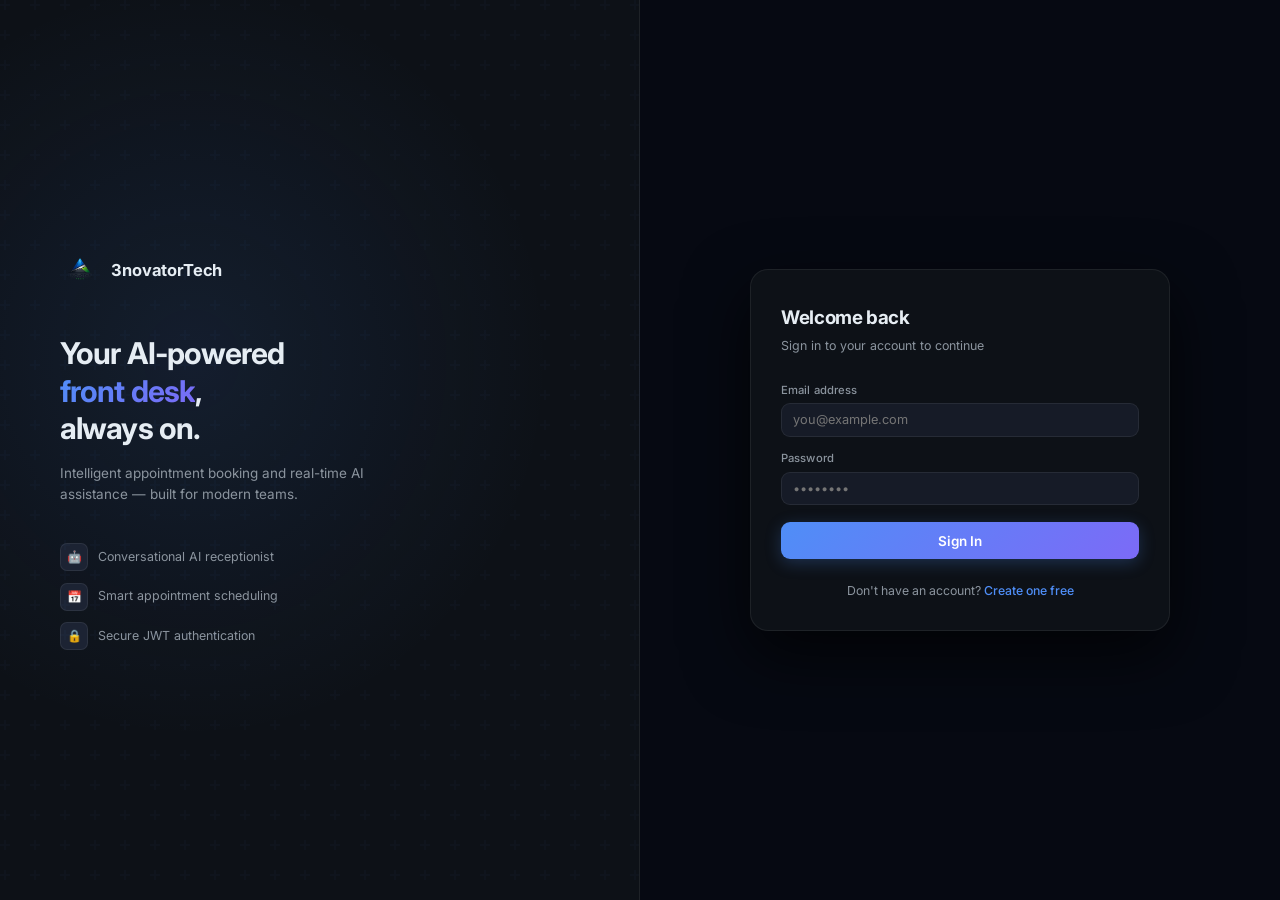
<file: index.html>
<!DOCTYPE html>
<html lang="en">
  <head>
    <meta charset="UTF-8" />
    <title>3novatorTech — AI Receptionist</title>
    <meta name="viewport" content="width=device-width, initial-scale=1" />
    <link rel="icon" type="image/png" href="logo.png" />
    <link rel="stylesheet" href="style.css" />
  </head>
  <body>
    <div class="app-shell">

      <!-- ── Header ─────────────────────────────────────────────────── -->
      <header class="app-header">
        <div class="brand">
          <img src="logo.png" alt="3novatorTech" class="brand-logo-img" />
          <span class="brand-title">3novatorTech</span>
          <span class="brand-badge">AI Live</span>
        </div>
        <div class="header-actions">
          <div class="user-pill">
            <div class="user-avatar" id="user-avatar-initials">?</div>
            <span id="user-display-name" class="user-display-name"></span>
          </div>
          <button class="logout-btn" onclick="logout()">Sign Out</button>
        </div>
      </header>

      <!-- ── Main ───────────────────────────────────────────────────── -->
      <main class="app-main">

        <!-- Chat -->
        <section class="panel panel-chat">
          <div class="panel-header">
            <div class="panel-title">
              <div class="panel-title-icon icon-chat">💬</div>
              AI Receptionist
            </div>
            <div class="status-dot" title="Online"></div>
          </div>
          <div id="chat-window" class="chat-window"></div>
          <div class="chat-input-area">
            <div id="voice-status" class="voice-status">🎙 Listening…</div>
            <form id="chat-form" class="chat-input-row">
              <button type="button" id="mic-btn" class="mic-btn" title="Voice input">
                <svg width="16" height="16" viewBox="0 0 24 24" fill="currentColor">
                  <path d="M12 1a4 4 0 0 1 4 4v7a4 4 0 0 1-8 0V5a4 4 0 0 1 4-4zm-1 17.93V21H9v2h6v-2h-2v-2.07A8 8 0 0 0 20 12h-2a6 6 0 0 1-12 0H4a8 8 0 0 0 7 7.93z"/>
                </svg>
              </button>
              <input
                id="chat-input"
                type="text"
                placeholder="Ask a question or say 'book an appointment'…"
                autocomplete="off"
              />
              <button type="submit" class="send-btn" title="Send">
                <svg width="15" height="15" viewBox="0 0 24 24" fill="none" stroke="currentColor" stroke-width="2.5" stroke-linecap="round" stroke-linejoin="round">
                  <line x1="22" y1="2" x2="11" y2="13"/>
                  <polygon points="22 2 15 22 11 13 2 9 22 2"/>
                </svg>
              </button>
            </form>
          </div>
        </section>

        <!-- Booking + Appointments -->
        <section class="panel panel-booking">
          <div class="panel-header">
            <div class="panel-title">
              <div class="panel-title-icon icon-book">📅</div>
              Book Appointment
            </div>
          </div>

          <div class="panel-body">
            <form id="booking-form" class="booking-form">
              <div class="field">
                <label for="name">Full Name *</label>
                <input id="name" name="name" placeholder="Jane Smith" required />
              </div>
              <div class="field">
                <label for="email">Email</label>
                <input id="email" name="email" type="email" placeholder="jane@example.com" />
              </div>
              <div class="field-row field">
                <div class="field">
                  <label for="date">Date *</label>
                  <input id="date" name="date" type="date" required />
                </div>
                <div class="field">
                  <label for="time">Time *</label>
                  <input id="time" name="time" type="time" required />
                </div>
              </div>
              <div class="field">
                <label for="reason">Reason</label>
                <textarea id="reason" name="reason" placeholder="Brief description…"></textarea>
              </div>
              <button type="submit" class="btn-primary">Save Appointment</button>
              <p id="booking-status" class="status-text"></p>
            </form>

            <div class="section-divider"></div>

            <div class="appointments-box" style="padding:0">
              <div class="appointments-header">
                <h3>
                  <div class="panel-title" style="font-size:0.78rem">
                    <div class="panel-title-icon icon-list" style="width:22px;height:22px;font-size:0.7rem">🗂</div>
                    Recent Appointments
                  </div>
                </h3>
                <button id="refresh-appointments" type="button" class="btn-ghost">↻ Refresh</button>
              </div>
              <ul id="appointments-list" class="appointments-list"></ul>
            </div>
          </div>
        </section>

      </main>

      <!-- ── Footer ─────────────────────────────────────────────────── -->
      <footer class="app-footer">
        <span>Backend: Flask · AI: Groq LLaMA 3.3 · DB: SQLite</span>
        <div class="footer-status">
          <div class="status-dot"></div>
          <span>All systems operational</span>
        </div>
      </footer>

    </div>

    <script src="auth.js"></script>
    <script src="script.js"></script>
  </body>
</html>
</file>
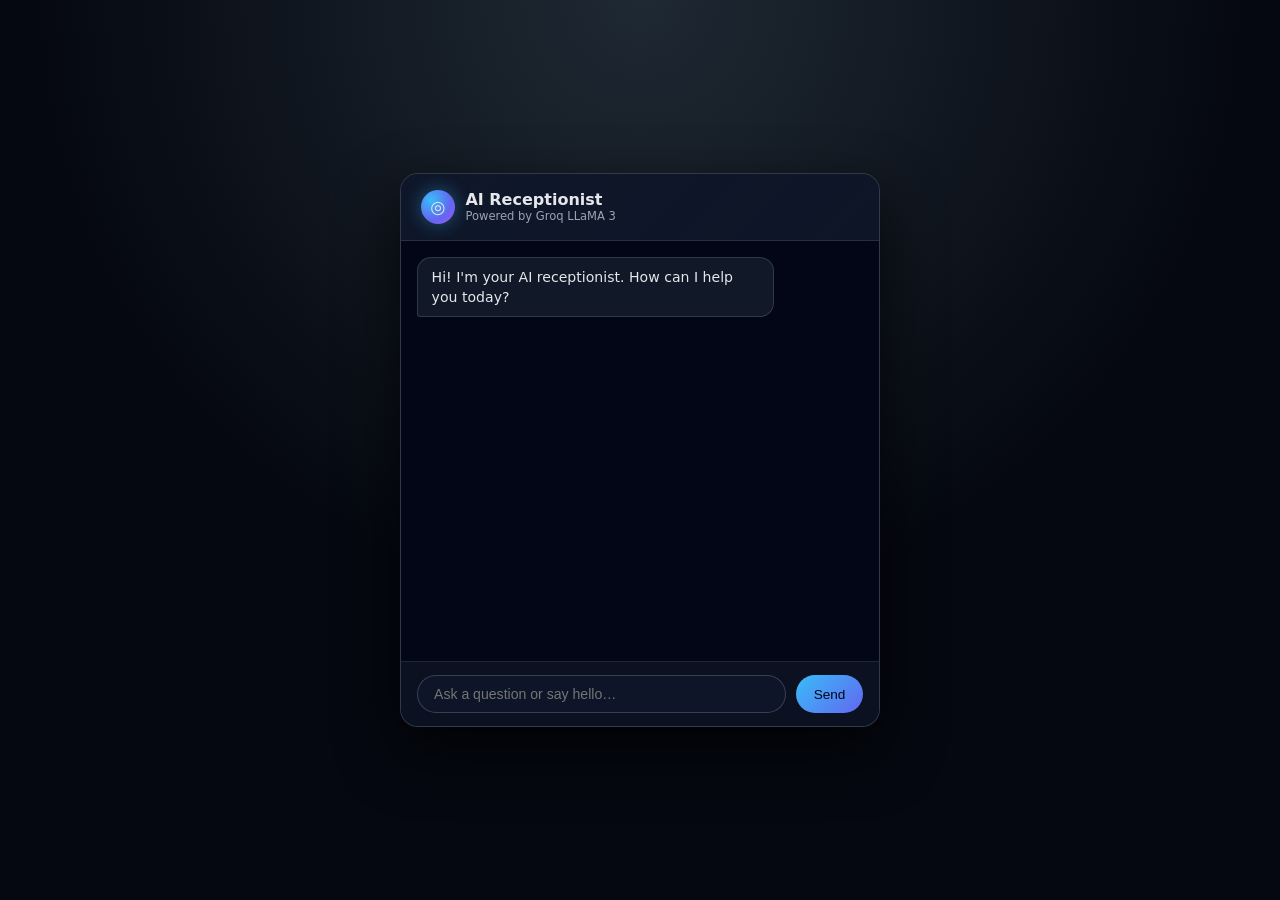
<file: chat.html>
<!DOCTYPE html>
<html lang="en">
  <head>
    <meta charset="UTF-8" />
    <meta name="viewport" content="width=device-width, initial-scale=1" />
    <title>AI Receptionist</title>
    <style>
      *, *::before, *::after { box-sizing: border-box; margin: 0; padding: 0; }

      body {
        min-height: 100vh;
        display: flex;
        align-items: center;
        justify-content: center;
        font-family: system-ui, -apple-system, "Segoe UI", sans-serif;
        background: radial-gradient(circle at top, #1f2933, #050810 55%);
        color: #e5e7eb;
      }

      .chat-container {
        width: min(480px, 95vw);
        display: flex;
        flex-direction: column;
        border-radius: 18px;
        overflow: hidden;
        box-shadow: 0 24px 60px rgba(0, 0, 0, 0.7);
        border: 1px solid rgba(75, 85, 99, 0.6);
        background: #0b1120;
      }

      .chat-header {
        padding: 1rem 1.25rem;
        background: linear-gradient(135deg, rgba(15,23,42,0.95), rgba(15,23,42,0.7));
        border-bottom: 1px solid rgba(75, 85, 99, 0.4);
        display: flex;
        align-items: center;
        gap: 0.65rem;
      }

      .chat-header .avatar {
        width: 34px;
        height: 34px;
        border-radius: 50%;
        background: radial-gradient(circle at 30% 30%, #38bdf8, #6366f1 60%, #a855f7);
        display: flex;
        align-items: center;
        justify-content: center;
        font-size: 1.1rem;
        box-shadow: 0 0 18px rgba(56, 189, 248, 0.4);
        flex-shrink: 0;
      }

      .chat-header .title { font-size: 1rem; font-weight: 600; }
      .chat-header .subtitle { font-size: 0.72rem; color: #9ca3af; }

      #chat-box {
        height: 420px;
        overflow-y: auto;
        padding: 1rem;
        display: flex;
        flex-direction: column;
        gap: 0.65rem;
        scrollbar-width: thin;
        scrollbar-color: rgba(75,85,99,0.5) transparent;
        background: #020617;
      }

      .msg {
        display: flex;
        max-width: 80%;
      }

      .msg.user  { align-self: flex-end; }
      .msg.ai    { align-self: flex-start; }

      .bubble {
        padding: 0.55rem 0.85rem;
        border-radius: 14px;
        font-size: 0.88rem;
        line-height: 1.45;
        word-break: break-word;
      }

      .msg.user .bubble {
        background: linear-gradient(135deg, #38bdf8, #6366f1);
        color: #020617;
        border-bottom-right-radius: 3px;
      }

      .msg.ai .bubble {
        background: #111827;
        border: 1px solid rgba(55, 65, 81, 0.8);
        border-bottom-left-radius: 3px;
        color: #e5e7eb;
      }

      .msg.ai.typing .bubble { color: #6b7280; font-style: italic; }
      .msg.error .bubble { color: #f87171; border-color: rgba(248,113,113,0.3); }

      .chat-input-row {
        display: flex;
        gap: 0.6rem;
        padding: 0.85rem 1rem;
        border-top: 1px solid rgba(31, 41, 55, 0.9);
        background: #0b1120;
      }

      #user-input {
        flex: 1;
        border-radius: 999px;
        border: 1px solid rgba(75, 85, 99, 0.7);
        padding: 0.6rem 1rem;
        background: rgba(15, 23, 42, 0.9);
        color: #e5e7eb;
        font-size: 0.88rem;
        outline: none;
        transition: border-color 0.15s;
      }

      #user-input:focus { border-color: #38bdf8; box-shadow: 0 0 0 1px rgba(56,189,248,0.35); }

      #send-btn {
        border: none;
        border-radius: 999px;
        padding: 0.6rem 1.1rem;
        font-size: 0.85rem;
        font-weight: 500;
        cursor: pointer;
        background: linear-gradient(135deg, #38bdf8, #6366f1);
        color: #020617;
        transition: opacity 0.15s, transform 0.08s;
      }

      #send-btn:hover:not(:disabled) { opacity: 0.88; transform: translateY(-1px); }
      #send-btn:disabled { opacity: 0.4; cursor: not-allowed; }
    </style>
  </head>
  <body>
    <div class="chat-container">
      <div class="chat-header">
        <div class="avatar">◎</div>
        <div>
          <div class="title">AI Receptionist</div>
          <div class="subtitle">Powered by Groq LLaMA 3</div>
        </div>
      </div>

      <div id="chat-box"></div>

      <div class="chat-input-row">
        <input
          id="user-input"
          type="text"
          placeholder="Ask a question or say hello…"
          autocomplete="off"
        />
        <button id="send-btn">Send</button>
      </div>
    </div>

    <script>
      const chatBox   = document.getElementById("chat-box");
      const input     = document.getElementById("user-input");
      const sendBtn   = document.getElementById("send-btn");

      function addMessage(role, text, extra = "") {
        const wrap = document.createElement("div");
        wrap.className = `msg ${role} ${extra}`.trim();
        const bubble = document.createElement("div");
        bubble.className = "bubble";
        bubble.textContent = text;
        wrap.appendChild(bubble);
        chatBox.appendChild(wrap);
        chatBox.scrollTop = chatBox.scrollHeight;
        return wrap;
      }

      async function sendMessage() {
        const text = input.value.trim();
        if (!text) return;

        addMessage("user", text);
        input.value = "";
        sendBtn.disabled = true;

        const typing = addMessage("ai", "AI is typing…", "typing");

        try {
          const resp = await fetch("http://127.0.0.1:5000/api/chat/", {
            method: "POST",
            headers: {
              "Content-Type": "application/json",
              "Authorization": `Bearer ${localStorage.getItem("token") || ""}`,
            },
            body: JSON.stringify({ message: text }),
          });

          const data = await resp.json();

          typing.remove();

          if (!resp.ok) throw new Error(data.error || `HTTP ${resp.status}`);

          addMessage("ai", data?.data?.reply || "(no reply)");
        } catch {
          typing.remove();
          addMessage("ai", "Server error. Please try again.", "error");
        } finally {
          sendBtn.disabled = false;
          input.focus();
        }
      }

      sendBtn.addEventListener("click", sendMessage);
      input.addEventListener("keydown", (e) => { if (e.key === "Enter") sendMessage(); });

      // Greeting
      addMessage("ai", "Hi! I'm your AI receptionist. How can I help you today?");
    </script>
  </body>
</html>
</file>
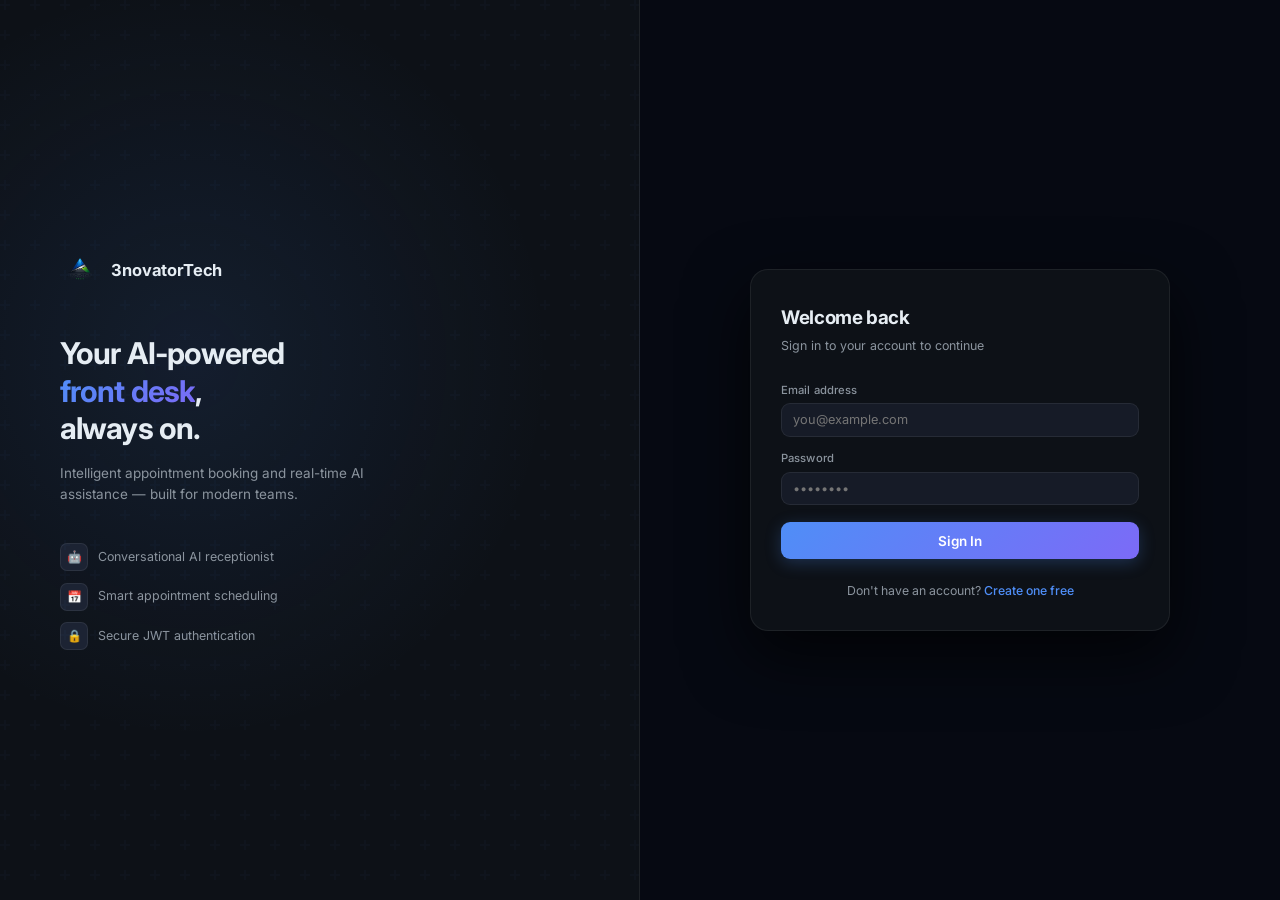
<file: login.html>
<!DOCTYPE html>
<html lang="en">
  <head>
    <meta charset="UTF-8" />
    <meta name="viewport" content="width=device-width, initial-scale=1" />
    <title>Sign In — 3novatorTech</title>
    <link rel="icon" type="image/png" href="logo.png" />
    <link rel="stylesheet" href="style.css" />
  </head>
  <body>
    <div class="auth-shell">

      <!-- Left branding panel -->
      <div class="auth-left">
        <div class="auth-left-brand">
          <img src="logo.png" alt="3novatorTech" class="brand-logo-img" />
          <span class="brand-title">3novatorTech</span>
        </div>
        <h1 class="auth-tagline">Your AI-powered<br /><span>front desk</span>,<br />always on.</h1>
        <p class="auth-sub">Intelligent appointment booking and real-time AI assistance — built for modern teams.</p>
        <div class="auth-features">
          <div class="auth-feature">
            <div class="auth-feature-icon">🤖</div>
            Conversational AI receptionist
          </div>
          <div class="auth-feature">
            <div class="auth-feature-icon">📅</div>
            Smart appointment scheduling
          </div>
          <div class="auth-feature">
            <div class="auth-feature-icon">🔒</div>
            Secure JWT authentication
          </div>
        </div>
      </div>

      <!-- Right form panel -->
      <div class="auth-right">
        <div class="auth-card">
          <h2 class="auth-heading">Welcome back</h2>
          <p class="auth-subheading">Sign in to your account to continue</p>

          <form id="login-form" class="auth-form">
            <div class="field">
              <label for="email">Email address</label>
              <input id="email" name="email" type="email" placeholder="you@example.com" required />
            </div>
            <div class="field">
              <label for="password">Password</label>
              <input id="password" name="password" type="password" placeholder="••••••••" required />
            </div>
            <p id="auth-error" class="auth-error"></p>
            <button type="submit" class="auth-btn">Sign In</button>
          </form>

          <p class="auth-switch">
            Don't have an account? <a href="register.html">Create one free</a>
          </p>
        </div>
      </div>

    </div>
    <script src="auth.js"></script>
    <script>
      document.getElementById("login-form").addEventListener("submit", async (e) => {
        e.preventDefault();
        await loginUser(e.target.email.value.trim(), e.target.password.value);
      });
    </script>
  </body>
</html>
</file>
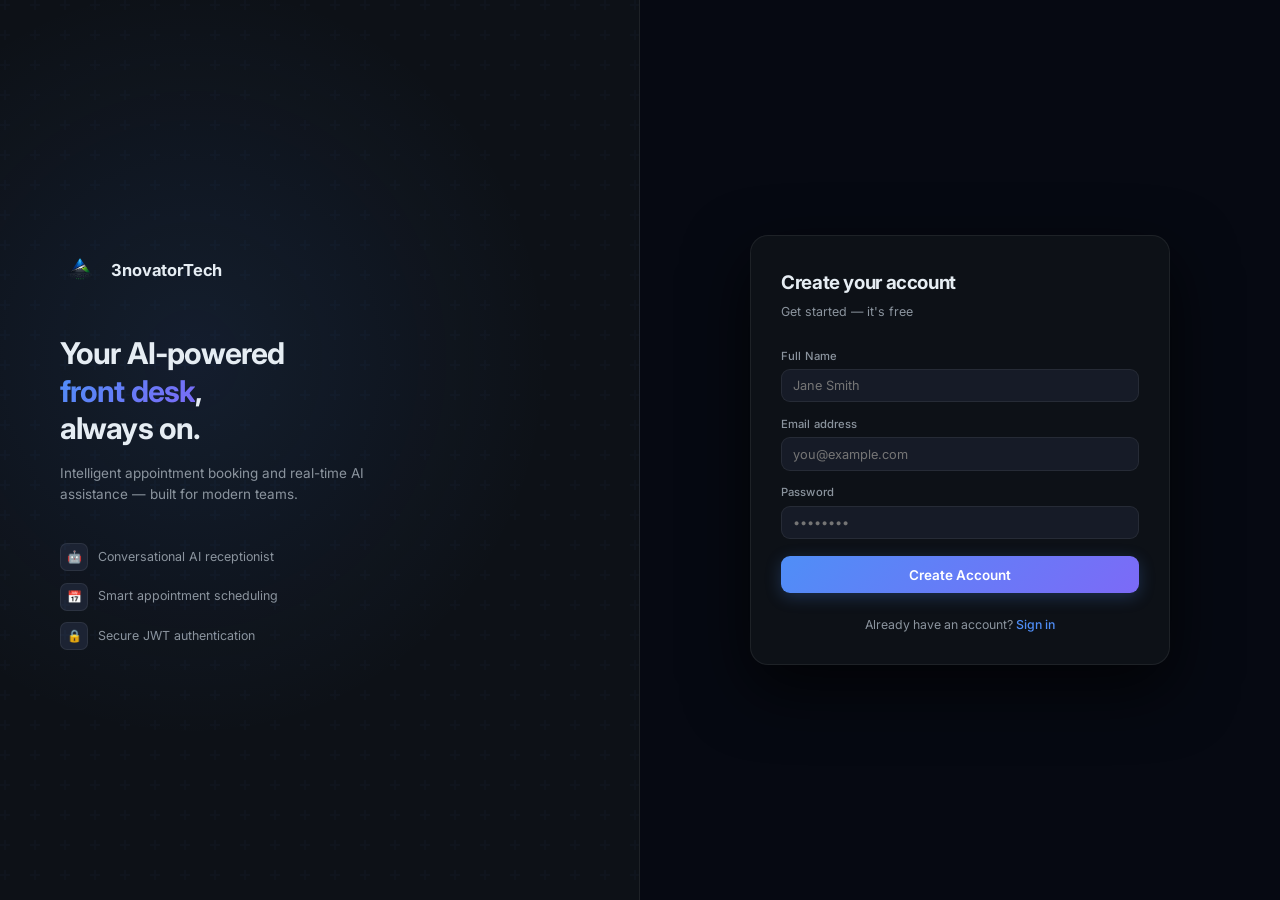
<file: register.html>
<!DOCTYPE html>
<html lang="en">
  <head>
    <meta charset="UTF-8" />
    <meta name="viewport" content="width=device-width, initial-scale=1" />
    <title>Register — 3novatorTech</title>
    <link rel="icon" type="image/png" href="logo.png" />
    <link rel="stylesheet" href="style.css" />
  </head>
  <body>
    <div class="auth-shell">

      <!-- Left branding panel -->
      <div class="auth-left">
        <div class="auth-left-brand">
          <img src="logo.png" alt="3novatorTech" class="brand-logo-img" />
          <span class="brand-title">3novatorTech</span>
        </div>
        <h1 class="auth-tagline">Your AI-powered<br /><span>front desk</span>,<br />always on.</h1>
        <p class="auth-sub">Intelligent appointment booking and real-time AI assistance — built for modern teams.</p>
        <div class="auth-features">
          <div class="auth-feature">
            <div class="auth-feature-icon">🤖</div>
            Conversational AI receptionist
          </div>
          <div class="auth-feature">
            <div class="auth-feature-icon">📅</div>
            Smart appointment scheduling
          </div>
          <div class="auth-feature">
            <div class="auth-feature-icon">🔒</div>
            Secure JWT authentication
          </div>
        </div>
      </div>

      <!-- Right form panel -->
      <div class="auth-right">
        <div class="auth-card">
          <h2 class="auth-heading">Create your account</h2>
          <p class="auth-subheading">Get started — it's free</p>

          <form id="register-form" class="auth-form">
            <div class="field">
              <label for="name">Full Name</label>
              <input id="name" name="name" type="text" placeholder="Jane Smith" required />
            </div>
            <div class="field">
              <label for="email">Email address</label>
              <input id="email" name="email" type="email" placeholder="you@example.com" required />
            </div>
            <div class="field">
              <label for="password">Password</label>
              <input id="password" name="password" type="password" placeholder="••••••••" required />
            </div>
            <p id="auth-error" class="auth-error"></p>
            <button type="submit" class="auth-btn">Create Account</button>
          </form>

          <p class="auth-switch">
            Already have an account? <a href="login.html">Sign in</a>
          </p>
        </div>
      </div>

    </div>
    <script src="auth.js"></script>
    <script>
      document.getElementById("register-form").addEventListener("submit", async (e) => {
        e.preventDefault();
        await registerUser(
          e.target.name.value.trim(),
          e.target.email.value.trim(),
          e.target.password.value
        );
      });
    </script>
  </body>
</html>
</file>
<file: style.css>
@import url('https://fonts.googleapis.com/css2?family=Inter:wght@300;400;500;600;700&display=swap');

*, *::before, *::after { box-sizing: border-box; margin: 0; padding: 0; }

:root {
  --bg:        #060912;
  --bg-2:      #0d1117;
  --bg-3:      #161b27;
  --bg-4:      #1c2333;
  --border:    rgba(255,255,255,0.07);
  --border-2:  rgba(255,255,255,0.12);
  --text:      #e6edf3;
  --text-2:    #8b949e;
  --text-3:    #6e7681;
  --accent:    #4f8ef7;
  --accent-2:  #7c6af7;
  --accent-glow: rgba(79,142,247,0.25);
  --green:     #3fb950;
  --green-dim: rgba(63,185,80,0.15);
  --red:       #f85149;
  --red-dim:   rgba(248,81,73,0.15);
  --radius:    12px;
  --radius-lg: 18px;
  --shadow:    0 8px 32px rgba(0,0,0,0.5);
  --shadow-lg: 0 24px 64px rgba(0,0,0,0.7);
}

html { font-size: 15px; }

body {
  font-family: 'Inter', system-ui, sans-serif;
  background: var(--bg);
  color: var(--text);
  line-height: 1.5;
  -webkit-font-smoothing: antialiased;
}

/* ── Scrollbar ─────────────────────────────────────────────────────────── */
::-webkit-scrollbar { width: 5px; height: 5px; }
::-webkit-scrollbar-track { background: transparent; }
::-webkit-scrollbar-thumb { background: var(--bg-4); border-radius: 99px; }

/* ══════════════════════════════════════════════════════════════════════════
   APP SHELL
══════════════════════════════════════════════════════════════════════════ */
.app-shell {
  min-height: 100vh;
  display: flex;
  flex-direction: column;
  background:
    radial-gradient(ellipse 80% 50% at 20% -10%, rgba(79,142,247,0.08) 0%, transparent 60%),
    radial-gradient(ellipse 60% 40% at 80% 110%, rgba(124,106,247,0.06) 0%, transparent 60%),
    var(--bg);
}

/* ── Header ────────────────────────────────────────────────────────────── */
.app-header {
  height: 60px;
  padding: 0 1.5rem;
  display: flex;
  align-items: center;
  justify-content: space-between;
  border-bottom: 1px solid var(--border);
  background: rgba(6,9,18,0.85);
  backdrop-filter: blur(20px);
  position: sticky;
  top: 0;
  z-index: 100;
}

.brand {
  display: flex;
  align-items: center;
  gap: 0.65rem;
}

.brand-logo {
  width: 34px;
  height: 34px;
  border-radius: 10px;
  display: inline-flex;
  align-items: center;
  justify-content: center;
  background: linear-gradient(135deg, var(--accent), var(--accent-2));
  font-size: 1.1rem;
  font-weight: 700;
  color: #fff;
  box-shadow: 0 0 20px var(--accent-glow);
  flex-shrink: 0;
}

.brand-logo-img {
  height: 32px;
  width: auto;
  object-fit: contain;
  flex-shrink: 0;
}

.auth-left-brand .brand-logo-img {
  height: 40px;
}

.brand-title {
  font-size: 0.95rem;
  font-weight: 600;
  color: var(--text);
  letter-spacing: -0.01em;
}

.brand-badge {
  font-size: 0.65rem;
  font-weight: 500;
  padding: 0.15rem 0.5rem;
  border-radius: 99px;
  background: var(--green-dim);
  color: var(--green);
  border: 1px solid rgba(63,185,80,0.25);
  letter-spacing: 0.03em;
  text-transform: uppercase;
}

.header-actions {
  display: flex;
  align-items: center;
  gap: 0.75rem;
}

.user-pill {
  display: flex;
  align-items: center;
  gap: 0.5rem;
  padding: 0.3rem 0.75rem 0.3rem 0.4rem;
  border-radius: 99px;
  background: var(--bg-3);
  border: 1px solid var(--border);
}

.user-avatar {
  width: 24px;
  height: 24px;
  border-radius: 50%;
  background: linear-gradient(135deg, var(--accent), var(--accent-2));
  display: flex;
  align-items: center;
  justify-content: center;
  font-size: 0.65rem;
  font-weight: 700;
  color: #fff;
  flex-shrink: 0;
}

.user-display-name {
  font-size: 0.8rem;
  font-weight: 500;
  color: var(--text-2);
}

.logout-btn {
  padding: 0.35rem 0.85rem;
  border-radius: 8px;
  font-size: 0.78rem;
  font-weight: 500;
  background: var(--red-dim);
  color: var(--red);
  border: 1px solid rgba(248,81,73,0.2);
  cursor: pointer;
  transition: background 0.15s, border-color 0.15s;
}
.logout-btn:hover {
  background: rgba(248,81,73,0.25);
  border-color: rgba(248,81,73,0.4);
  transform: none;
  box-shadow: none;
}

/* ── Main layout ───────────────────────────────────────────────────────── */
.app-main {
  flex: 1;
  display: grid;
  grid-template-columns: minmax(0, 2fr) minmax(0, 1.4fr);
  gap: 1.25rem;
  padding: 1.25rem 1.5rem;
  max-width: 1400px;
  width: 100%;
  margin: 0 auto;
}

/* ── Panel ─────────────────────────────────────────────────────────────── */
.panel {
  border-radius: var(--radius-lg);
  background: var(--bg-2);
  border: 1px solid var(--border);
  box-shadow: var(--shadow);
  overflow: hidden;
}

.panel-header {
  padding: 1rem 1.25rem 0.85rem;
  border-bottom: 1px solid var(--border);
  display: flex;
  align-items: center;
  justify-content: space-between;
  gap: 0.75rem;
}

.panel-title {
  font-size: 0.88rem;
  font-weight: 600;
  color: var(--text);
  display: flex;
  align-items: center;
  gap: 0.5rem;
}

.panel-title-icon {
  width: 28px;
  height: 28px;
  border-radius: 8px;
  display: flex;
  align-items: center;
  justify-content: center;
  font-size: 0.85rem;
  flex-shrink: 0;
}

.icon-chat  { background: rgba(79,142,247,0.15); }
.icon-book  { background: rgba(63,185,80,0.12); }
.icon-list  { background: rgba(124,106,247,0.12); }

.status-dot {
  width: 7px;
  height: 7px;
  border-radius: 50%;
  background: var(--green);
  box-shadow: 0 0 6px var(--green);
  animation: pulse 2s infinite;
}

@keyframes pulse {
  0%, 100% { opacity: 1; }
  50%       { opacity: 0.4; }
}

/* ── Chat panel ────────────────────────────────────────────────────────── */
.panel-chat {
  display: flex;
  flex-direction: column;
  height: calc(100vh - 60px - 2.5rem);
  min-height: 500px;
}

.chat-window {
  flex: 1;
  padding: 1.25rem;
  overflow-y: auto;
  display: flex;
  flex-direction: column;
  gap: 0.85rem;
}

.chat-message {
  display: flex;
  gap: 0.6rem;
  animation: fadeUp 0.2s ease;
}

@keyframes fadeUp {
  from { opacity: 0; transform: translateY(6px); }
  to   { opacity: 1; transform: translateY(0); }
}

.chat-message.user { flex-direction: row-reverse; }

.msg-avatar {
  width: 28px;
  height: 28px;
  border-radius: 8px;
  display: flex;
  align-items: center;
  justify-content: center;
  font-size: 0.75rem;
  font-weight: 600;
  flex-shrink: 0;
  margin-top: 2px;
}

.chat-message.user     .msg-avatar { background: linear-gradient(135deg, var(--accent), var(--accent-2)); color: #fff; }
.chat-message.assistant .msg-avatar { background: var(--bg-4); color: var(--text-2); border: 1px solid var(--border); }

.chat-bubble {
  max-width: 72%;
  padding: 0.65rem 0.9rem;
  border-radius: 12px;
  font-size: 0.875rem;
  line-height: 1.55;
}

.chat-message.user .chat-bubble {
  background: linear-gradient(135deg, var(--accent), var(--accent-2));
  color: #fff;
  border-bottom-right-radius: 3px;
}

.chat-message.assistant .chat-bubble {
  background: var(--bg-3);
  border: 1px solid var(--border);
  color: var(--text);
  border-bottom-left-radius: 3px;
}

.chat-input-area {
  padding: 0.85rem 1.25rem;
  border-top: 1px solid var(--border);
  background: var(--bg-2);
  position: relative;
}

.chat-input-row {
  display: flex;
  gap: 0.6rem;
  align-items: center;
  background: var(--bg-3);
  border: 1px solid var(--border);
  border-radius: 12px;
  padding: 0.4rem 0.4rem 0.4rem 1rem;
  transition: border-color 0.15s, box-shadow 0.15s;
}

.chat-input-row:focus-within {
  border-color: var(--accent);
  box-shadow: 0 0 0 3px var(--accent-glow);
}

.chat-input-row input {
  flex: 1;
  background: transparent;
  border: none;
  outline: none;
  color: var(--text);
  font-size: 0.875rem;
  font-family: inherit;
  padding: 0.25rem 0;
}

.chat-input-row input::placeholder { color: var(--text-3); }

.mic-btn {
  width: 34px;
  height: 34px;
  border-radius: 8px;
  border: 1px solid var(--border);
  background: var(--bg-4);
  color: var(--text-2);
  display: flex;
  align-items: center;
  justify-content: center;
  flex-shrink: 0;
  cursor: pointer;
  transition: background 0.15s, color 0.15s, box-shadow 0.15s;
  padding: 0;
}
.mic-btn:hover { background: var(--bg-3); color: var(--text); box-shadow: none; transform: none; }
.mic-btn.listening {
  background: rgba(248,81,73,0.15);
  color: var(--red);
  border-color: rgba(248,81,73,0.4);
  box-shadow: 0 0 0 3px rgba(248,81,73,0.15);
  animation: mic-pulse 1s infinite;
}
@keyframes mic-pulse {
  0%, 100% { box-shadow: 0 0 0 3px rgba(248,81,73,0.15); }
  50%       { box-shadow: 0 0 0 6px rgba(248,81,73,0.05); }
}

.voice-status {
  position: absolute;
  bottom: calc(100% + 8px);
  left: 50%;
  transform: translateX(-50%);
  background: var(--bg-4);
  border: 1px solid var(--border);
  border-radius: 8px;
  padding: 0.3rem 0.75rem;
  font-size: 0.75rem;
  color: var(--red);
  white-space: nowrap;
  pointer-events: none;
  opacity: 0;
  transition: opacity 0.15s;
}
.voice-status.visible { opacity: 1; }

.send-btn {
  width: 34px;
  height: 34px;
  border-radius: 8px;
  border: none;
  background: linear-gradient(135deg, var(--accent), var(--accent-2));
  color: #fff;
  font-size: 0.85rem;
  cursor: pointer;
  display: flex;
  align-items: center;
  justify-content: center;
  flex-shrink: 0;
  transition: opacity 0.15s, transform 0.1s;
  padding: 0;
  font-weight: 600;
  letter-spacing: 0.02em;
  box-shadow: 0 2px 8px var(--accent-glow);
}
.send-btn:hover { opacity: 0.88; transform: scale(1.06); box-shadow: 0 4px 14px var(--accent-glow); }
.send-btn:active { transform: scale(0.96); }

/* ── Booking panel ─────────────────────────────────────────────────────── */
.panel-booking {
  display: flex;
  flex-direction: column;
  height: calc(100vh - 60px - 2.5rem);
  min-height: 500px;
  overflow-y: auto;
}

.panel-body {
  padding: 1.1rem 1.25rem;
  flex: 1;
}

.booking-form {
  display: flex;
  flex-direction: column;
  gap: 0.8rem;
}

.field {
  display: flex;
  flex-direction: column;
  gap: 0.3rem;
}

.field-row {
  flex-direction: row;
  gap: 0.75rem;
}

.field-row > .field { flex: 1; }

label {
  font-size: 0.75rem;
  font-weight: 500;
  color: var(--text-2);
  letter-spacing: 0.01em;
}

input, textarea, select {
  background: var(--bg-3);
  border: 1px solid var(--border);
  border-radius: 9px;
  padding: 0.55rem 0.75rem;
  color: var(--text);
  font-size: 0.85rem;
  font-family: inherit;
  transition: border-color 0.15s, box-shadow 0.15s;
  width: 100%;
}

input:focus, textarea:focus, select:focus {
  outline: none;
  border-color: var(--accent);
  box-shadow: 0 0 0 3px var(--accent-glow);
}

input[type="date"]::-webkit-calendar-picker-indicator,
input[type="time"]::-webkit-calendar-picker-indicator {
  filter: invert(0.6);
  cursor: pointer;
}

textarea { resize: vertical; min-height: 72px; }

/* ── Buttons ───────────────────────────────────────────────────────────── */
button {
  font-family: inherit;
  cursor: pointer;
  border: none;
  transition: opacity 0.15s, transform 0.1s, box-shadow 0.15s;
}

.btn-primary {
  width: 100%;
  padding: 0.65rem;
  border-radius: 9px;
  background: linear-gradient(135deg, var(--accent), var(--accent-2));
  color: #fff;
  font-size: 0.875rem;
  font-weight: 600;
  letter-spacing: 0.01em;
  box-shadow: 0 4px 16px var(--accent-glow);
}
.btn-primary:hover { opacity: 0.88; transform: translateY(-1px); box-shadow: 0 6px 20px var(--accent-glow); }
.btn-primary:active { transform: translateY(0); }

.btn-ghost {
  padding: 0.35rem 0.75rem;
  border-radius: 7px;
  background: var(--bg-4);
  border: 1px solid var(--border);
  color: var(--text-2);
  font-size: 0.78rem;
  font-weight: 500;
}
.btn-ghost:hover { background: var(--bg-3); color: var(--text); border-color: var(--border-2); transform: none; box-shadow: none; }

/* keep old class names working */
button.primary { @extend .btn-primary; }

.status-text {
  min-height: 1rem;
  font-size: 0.78rem;
  color: var(--green);
  margin-top: 0.1rem;
}

/* ── Divider ───────────────────────────────────────────────────────────── */
.section-divider {
  height: 1px;
  background: var(--border);
  margin: 0.85rem 0;
}

/* ── Appointments list ─────────────────────────────────────────────────── */
.appointments-box {
  padding: 0 1.25rem 1.25rem;
}

.appointments-header {
  display: flex;
  align-items: center;
  justify-content: space-between;
  margin-bottom: 0.75rem;
}

.appointments-header h3 {
  font-size: 0.8rem;
  font-weight: 600;
  color: var(--text-2);
  text-transform: uppercase;
  letter-spacing: 0.06em;
}

.appointments-list {
  list-style: none;
  display: flex;
  flex-direction: column;
  gap: 0.5rem;
  max-height: 220px;
  overflow-y: auto;
  padding-right: 2px;
}

.appointments-list li {
  padding: 0.65rem 0.85rem;
  border-radius: 10px;
  background: var(--bg-3);
  border: 1px solid var(--border);
  transition: border-color 0.15s;
}
.appointments-list li:hover { border-color: var(--border-2); }

.appt-main-line {
  display: flex;
  justify-content: space-between;
  align-items: center;
  gap: 0.5rem;
}

.appt-name {
  font-size: 0.83rem;
  font-weight: 600;
  color: var(--text);
}

.appt-when {
  font-size: 0.75rem;
  color: var(--accent);
  font-weight: 500;
  white-space: nowrap;
}

.appt-reason {
  margin-top: 0.25rem;
  font-size: 0.75rem;
  color: var(--text-3);
}

.appt-empty {
  text-align: center;
  padding: 1.5rem 0;
  font-size: 0.82rem;
  color: var(--text-3);
}

/* ── Footer ────────────────────────────────────────────────────────────── */
.app-footer {
  padding: 0.65rem 1.5rem;
  font-size: 0.72rem;
  color: var(--text-3);
  border-top: 1px solid var(--border);
  background: rgba(6,9,18,0.9);
  display: flex;
  align-items: center;
  justify-content: space-between;
  gap: 1rem;
}

.footer-status {
  display: flex;
  align-items: center;
  gap: 0.4rem;
}

/* ══════════════════════════════════════════════════════════════════════════
   AUTH PAGES
══════════════════════════════════════════════════════════════════════════ */
.auth-shell {
  min-height: 100vh;
  display: grid;
  grid-template-columns: 1fr 1fr;
  background: var(--bg);
}

.auth-left {
  display: flex;
  flex-direction: column;
  justify-content: center;
  padding: 3rem 4rem;
  background:
    radial-gradient(ellipse 80% 60% at 30% 40%, rgba(79,142,247,0.1) 0%, transparent 70%),
    var(--bg-2);
  border-right: 1px solid var(--border);
  position: relative;
  overflow: hidden;
}

.auth-left::before {
  content: '';
  position: absolute;
  inset: 0;
  background: url("data:image/svg+xml,%3Csvg width='60' height='60' viewBox='0 0 60 60' xmlns='http://www.w3.org/2000/svg'%3E%3Cg fill='none' fill-rule='evenodd'%3E%3Cg fill='%234f8ef7' fill-opacity='0.03'%3E%3Cpath d='M36 34v-4h-2v4h-4v2h4v4h2v-4h4v-2h-4zm0-30V0h-2v4h-4v2h4v4h2V6h4V4h-4zM6 34v-4H4v4H0v2h4v4h2v-4h4v-2H6zM6 4V0H4v4H0v2h4v4h2V6h4V4H6z'/%3E%3C/g%3E%3C/g%3E%3C/svg%3E");
  pointer-events: none;
}

.auth-left-brand {
  display: flex;
  align-items: center;
  gap: 0.75rem;
  margin-bottom: 3rem;
}

.auth-left-brand .brand-logo {
  width: 40px;
  height: 40px;
  font-size: 1.3rem;
  border-radius: 12px;
}

.auth-left-brand .brand-title {
  font-size: 1.1rem;
  font-weight: 700;
}

.auth-tagline {
  font-size: 2rem;
  font-weight: 700;
  line-height: 1.25;
  letter-spacing: -0.03em;
  color: var(--text);
  margin-bottom: 1rem;
}

.auth-tagline span {
  background: linear-gradient(135deg, var(--accent), var(--accent-2));
  -webkit-background-clip: text;
  -webkit-text-fill-color: transparent;
  background-clip: text;
}

.auth-sub {
  font-size: 0.9rem;
  color: var(--text-2);
  line-height: 1.6;
  max-width: 340px;
}

.auth-features {
  margin-top: 2.5rem;
  display: flex;
  flex-direction: column;
  gap: 0.75rem;
}

.auth-feature {
  display: flex;
  align-items: center;
  gap: 0.65rem;
  font-size: 0.83rem;
  color: var(--text-2);
}

.auth-feature-icon {
  width: 28px;
  height: 28px;
  border-radius: 7px;
  background: var(--bg-4);
  border: 1px solid var(--border);
  display: flex;
  align-items: center;
  justify-content: center;
  font-size: 0.8rem;
  flex-shrink: 0;
}

.auth-right {
  display: flex;
  align-items: center;
  justify-content: center;
  padding: 2rem;
}

.auth-card {
  width: min(420px, 100%);
  background: var(--bg-2);
  border: 1px solid var(--border);
  border-radius: var(--radius-lg);
  padding: 2.25rem 2rem 2rem;
  box-shadow: var(--shadow-lg);
}

.auth-heading {
  font-size: 1.25rem;
  font-weight: 700;
  color: var(--text);
  letter-spacing: -0.02em;
  margin-bottom: 0.35rem;
}

.auth-subheading {
  font-size: 0.83rem;
  color: var(--text-2);
  margin-bottom: 1.75rem;
}

.auth-form {
  display: flex;
  flex-direction: column;
  gap: 0.9rem;
}

.auth-btn {
  width: 100%;
  padding: 0.7rem;
  border-radius: 9px;
  background: linear-gradient(135deg, var(--accent), var(--accent-2));
  color: #fff;
  font-size: 0.9rem;
  font-weight: 600;
  border: none;
  cursor: pointer;
  margin-top: 0.25rem;
  box-shadow: 0 4px 16px var(--accent-glow);
  transition: opacity 0.15s, transform 0.1s;
}
.auth-btn:hover { opacity: 0.88; transform: translateY(-1px); }
.auth-btn:active { transform: translateY(0); }

.auth-error {
  min-height: 1rem;
  font-size: 0.78rem;
  color: var(--red);
  background: var(--red-dim);
  border: 1px solid rgba(248,81,73,0.2);
  border-radius: 7px;
  padding: 0.45rem 0.65rem;
  display: none;
}
.auth-error:not(:empty) { display: block; }

.auth-switch {
  margin-top: 1.5rem;
  font-size: 0.82rem;
  color: var(--text-2);
  text-align: center;
}

.auth-switch a {
  color: var(--accent);
  text-decoration: none;
  font-weight: 500;
}
.auth-switch a:hover { text-decoration: underline; }

.auth-divider {
  display: flex;
  align-items: center;
  gap: 0.75rem;
  margin: 0.5rem 0;
  color: var(--text-3);
  font-size: 0.75rem;
}
.auth-divider::before, .auth-divider::after {
  content: '';
  flex: 1;
  height: 1px;
  background: var(--border);
}

/* ── Responsive ────────────────────────────────────────────────────────── */
@media (max-width: 960px) {
  .app-main {
    grid-template-columns: 1fr;
    padding: 1rem;
  }
  .panel-chat, .panel-booking {
    height: auto;
    min-height: 0;
  }
  .chat-window { min-height: 300px; max-height: 400px; }
  .panel-booking { overflow-y: visible; }
}

@media (max-width: 700px) {
  .auth-shell { grid-template-columns: 1fr; }
  .auth-left { display: none; }
  .auth-right { padding: 1.5rem 1rem; align-items: flex-start; padding-top: 3rem; }
}
</file>
